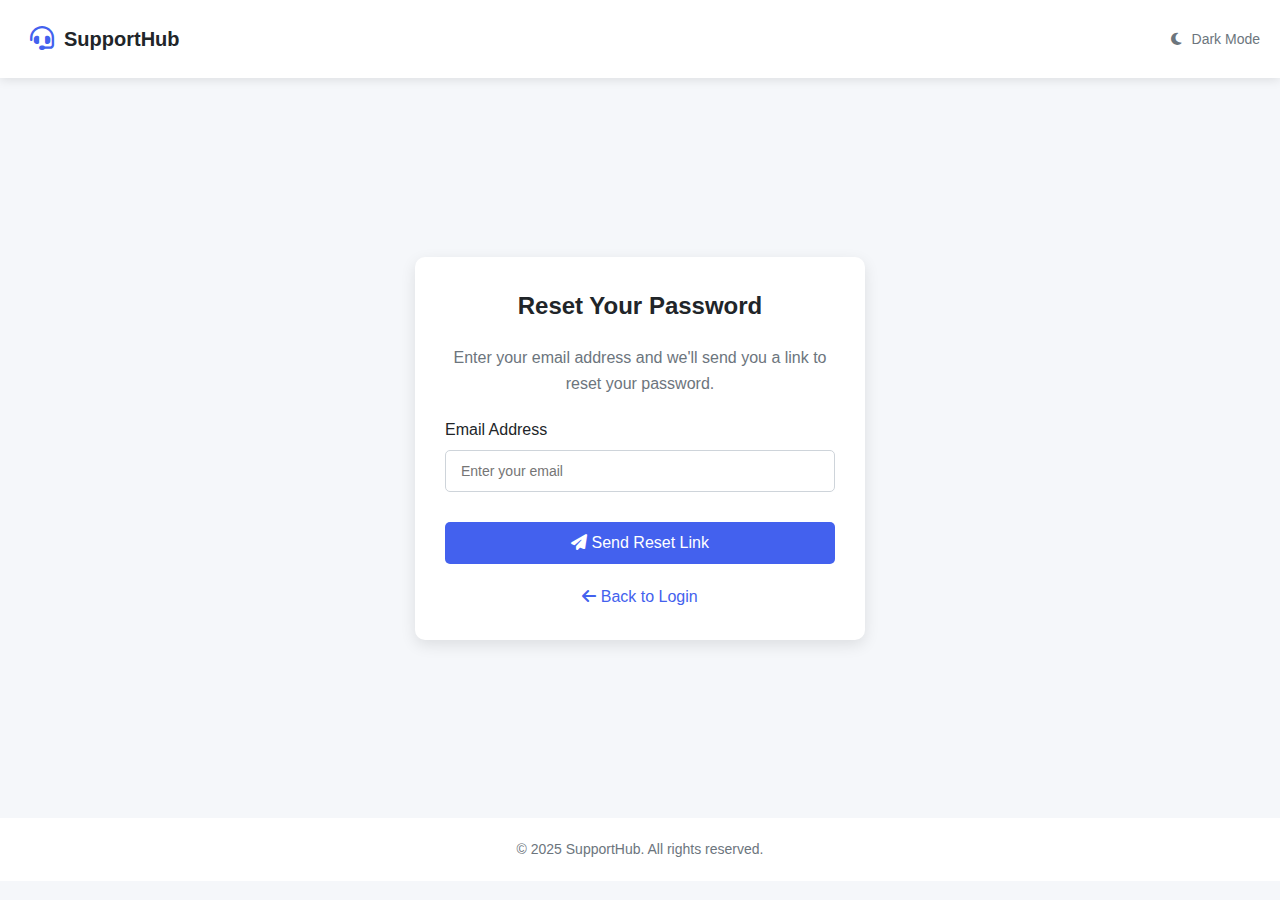
<file: Customer Portal/templates/forgot-password.html>
<!DOCTYPE html>
<html lang="en">

<head>
    <meta charset="UTF-8">
    <meta name="viewport" content="width=device-width, initial-scale=1.0">
    <title>Forgot Password | SupportHub</title>
    <link rel="stylesheet" href="https://cdnjs.cloudflare.com/ajax/libs/font-awesome/6.4.0/css/all.min.css">
    <style>
        /* Base Styles */
        :root {
            --primary: #4361ee;
            --primary-dark: #3a56d4;
            --light: #f8f9fa;
            --dark: #212529;
            --white: #ffffff;
            --gray: #6c757d;
            --gray-dark: #343a40;
        }

        * {
            margin: 0;
            padding: 0;
            box-sizing: border-box;
        }

        body {
            font-family: 'Segoe UI', Tahoma, Geneva, Verdana, sans-serif;
            line-height: 1.6;
            background-color: #f5f7fa;
            color: var(--dark);
            transition: all 0.3s ease;
        }

        .container {
            max-width: 1200px;
            margin: 0 auto;
            padding: 0 20px;
        }

        /* Header Styles */
        .auth-header {
            padding: 20px 0;
            box-shadow: 0 2px 10px rgba(0, 0, 0, 0.1);
            background-color: var(--white);
            transition: all 0.3s ease;
        }

        .header-content {
            display: flex;
            justify-content: space-between;
            align-items: center;
            padding: 0 15px;
        }

        .logo {
            display: flex;
            align-items: center;
            text-decoration: none;
            color: var(--dark);
            margin-left: 15px; /* Moved logo text to the right */
        }

        .logo-icon {
            font-size: 24px;
            margin-right: 10px;
            color: var(--primary);
        }

        .logo-text {
            font-size: 20px;
            font-weight: 700;
        }

        /* Theme Toggle */
        .theme-toggle {
            background: none;
            border: none;
            cursor: pointer;
            display: flex;
            align-items: center;
            gap: 5px;
            font-size: 14px;
            color: var(--gray);
            transition: all 0.3s ease;
            padding: 5px 10px;
            margin-right: -5px; /* Moved toggle text to the left */
        }

        .theme-toggle:hover {
            color: var(--dark);
        }

        .theme-icon {
            margin-right: 5px;
        }

        /* Auth Container */
        .auth-container {
            display: flex;
            justify-content: center;
            align-items: center;
            min-height: calc(100vh - 160px);
            padding: 40px 0;
        }

        .auth-card {
            background-color: var(--white);
            border-radius: 10px;
            box-shadow: 0 5px 15px rgba(0, 0, 0, 0.1);
            padding: 30px;
            width: 100%;
            max-width: 450px;
            transition: all 0.3s ease;
        }

        .auth-title {
            font-size: 24px;
            margin-bottom: 20px;
            text-align: center;
        }

        /* Form Styles */
        .form-group {
            margin-bottom: 20px;
        }

        .form-label {
            display: block;
            margin-bottom: 8px;
            font-weight: 500;
            color: var(--dark);
        }

        .form-control {
            width: 100%;
            padding: 12px 15px;
            border: 1px solid #ced4da;
            border-radius: 5px;
            font-size: 14px;
            transition: all 0.3s ease;
        }

        .form-control:focus {
            border-color: var(--primary);
            outline: none;
            box-shadow: 0 0 0 3px rgba(67, 97, 238, 0.2);
        }

        /* Auth Button */
        .auth-btn {
            width: 100%;
            padding: 12px;
            background-color: var(--primary);
            color: var(--white);
            border: none;
            border-radius: 5px;
            font-size: 16px;
            font-weight: 500;
            cursor: pointer;
            transition: all 0.3s ease;
            margin-top: 10px;
        }

        .auth-btn:hover {
            background-color: var(--primary-dark);
        }

        /* Additional Styles */
        .instructions {
            margin-bottom: 20px;
            color: var(--gray);
            text-align: center;
        }

        .back-to-login {
            text-align: center;
            margin-top: 20px;
        }

        .back-to-login a {
            color: var(--primary);
            text-decoration: none;
        }

        .back-to-login a:hover {
            text-decoration: underline;
        }

        /* Page Footer */
        .auth-page-footer {
            text-align: center;
            padding: 20px 0;
            color: var(--gray);
            font-size: 14px;
            background-color: var(--white);
            transition: all 0.3s ease;
        }

        /* Success Message */
        .success-message {
            display: none;
            background-color: #d4edda;
            color: #155724;
            padding: 15px;
            border-radius: 5px;
            margin-bottom: 20px;
            text-align: center;
        }

        /* Dark Mode Styles */
        .dark-mode {
            background-color: #121212;
            color: #e0e0e0;
        }

        .dark-mode .auth-header,
        .dark-mode .auth-card,
        .dark-mode .auth-page-footer {
            background-color: #1e1e1e;
            color: #e0e0e0;
        }

        .dark-mode .auth-header {
            box-shadow: 0 2px 10px rgba(0, 0, 0, 0.3);
        }

        .dark-mode .auth-card {
            box-shadow: 0 5px 15px rgba(0, 0, 0, 0.3);
        }

        .dark-mode .logo,
        .dark-mode .auth-title,
        .dark-mode .form-label {
            color: #e0e0e0;
        }

        .dark-mode .form-control {
            background-color: #2d2d2d;
            border-color: #444;
            color: #e0e0e0;
        }

        .dark-mode .form-control:focus {
            border-color: var(--primary);
            box-shadow: 0 0 0 3px rgba(67, 97, 238, 0.3);
        }

        .dark-mode .instructions,
        .dark-mode .auth-page-footer {
            color: #aaa;
        }

        .dark-mode .theme-toggle {
            color: #aaa;
        }

        .dark-mode .theme-toggle:hover {
            color: #e0e0e0;
        }

        .dark-mode .success-message {
            background-color: #155724;
            color: #d4edda;
        }

        /* Loading spinner */
        .fa-spinner {
            margin-right: 8px;
            animation: spin 1s linear infinite;
        }

        @keyframes spin {
            0% { transform: rotate(0deg); }
            100% { transform: rotate(360deg); }
        }
    </style>
</head>

<body>
    <header class="auth-header">
        <div class="header-content">
            <a href="index.html" class="logo">
                <div class="logo-icon">
                    <i class="fas fa-headset"></i>
                </div>
                <div class="logo-text">SupportHub</div>
            </a>

            <button class="theme-toggle" id="theme-toggle">
                <i class="fas fa-moon theme-icon" id="theme-icon"></i>
                <span id="theme-text">Dark Mode</span>
            </button>
        </div>
    </header>

    <div class="container">
        <div class="auth-container">
            <div class="auth-card">
                <h1 class="auth-title">Reset Your Password</h1>
                
                <p class="instructions">Enter your email address and we'll send you a link to reset your password.</p>
                
                <div class="success-message" id="success-message">
                    <i class="fas fa-check-circle"></i> Password reset link has been sent to your email!
                </div>

                <form id="forgot-password-form">
                    <div class="form-group">
                        <label for="reset-email" class="form-label">Email Address</label>
                        <input type="email" id="reset-email" class="form-control" placeholder="Enter your email" required>
                    </div>

                    <button type="submit" class="auth-btn" id="reset-btn">
                        <i class="fas fa-paper-plane"></i> Send Reset Link
                    </button>
                </form>

                <div class="back-to-login">
                    <a href="login.html"><i class="fas fa-arrow-left"></i> Back to Login</a>
                </div>
            </div>
        </div>
    </div>

    <footer class="auth-page-footer">
        <div class="container">
            &copy; 2025 SupportHub. All rights reserved.
        </div>
    </footer>

    <script>
        // Theme Toggle Functionality
        const themeToggle = document.getElementById('theme-toggle');
        const themeIcon = document.getElementById('theme-icon');
        const themeText = document.getElementById('theme-text');
        const body = document.body;

        // Check for saved user preference or use system preference
        const savedTheme = localStorage.getItem('theme') || 
                          (window.matchMedia('(prefers-color-scheme: dark)').matches ? 'dark' : 'light');
        
        // Apply the saved theme
        if (savedTheme === 'dark') {
            body.classList.add('dark-mode');
            themeIcon.classList.remove('fa-moon');
            themeIcon.classList.add('fa-sun');
            themeText.textContent = ' Light Mode';
        } else {
            body.classList.remove('dark-mode');
            themeIcon.classList.remove('fa-sun');
            themeIcon.classList.add('fa-moon');
            themeText.textContent = ' Dark Mode';
        }

        // Toggle theme on button click
        themeToggle.addEventListener('click', () => {
            body.classList.toggle('dark-mode');
            
            if (body.classList.contains('dark-mode')) {
                themeIcon.classList.remove('fa-moon');
                themeIcon.classList.add('fa-sun');
                themeText.textContent = ' Light Mode';
                localStorage.setItem('theme', 'dark');
            } else {
                themeIcon.classList.remove('fa-sun');
                themeIcon.classList.add('fa-moon');
                themeText.textContent = ' Dark Mode';
                localStorage.setItem('theme', 'light');
            }
        });

        // Form submission
        document.getElementById('forgot-password-form').addEventListener('submit', function(e) {
            e.preventDefault();
            
            // Show loading state
            const resetBtn = document.getElementById('reset-btn');
            resetBtn.disabled = true;
            resetBtn.innerHTML = '<i class="fas fa-spinner fa-spin"></i> Sending...';
            
            // Simulate API call
            setTimeout(function() {
                // Show success message
                document.getElementById('success-message').style.display = 'block';
                resetBtn.disabled = false;
                resetBtn.innerHTML = '<i class="fas fa-paper-plane"></i> Send Reset Link';
                
                // Clear form
                document.getElementById('reset-email').value = '';
            }, 1500);
        });
    </script>
</body>
</html>
</file>
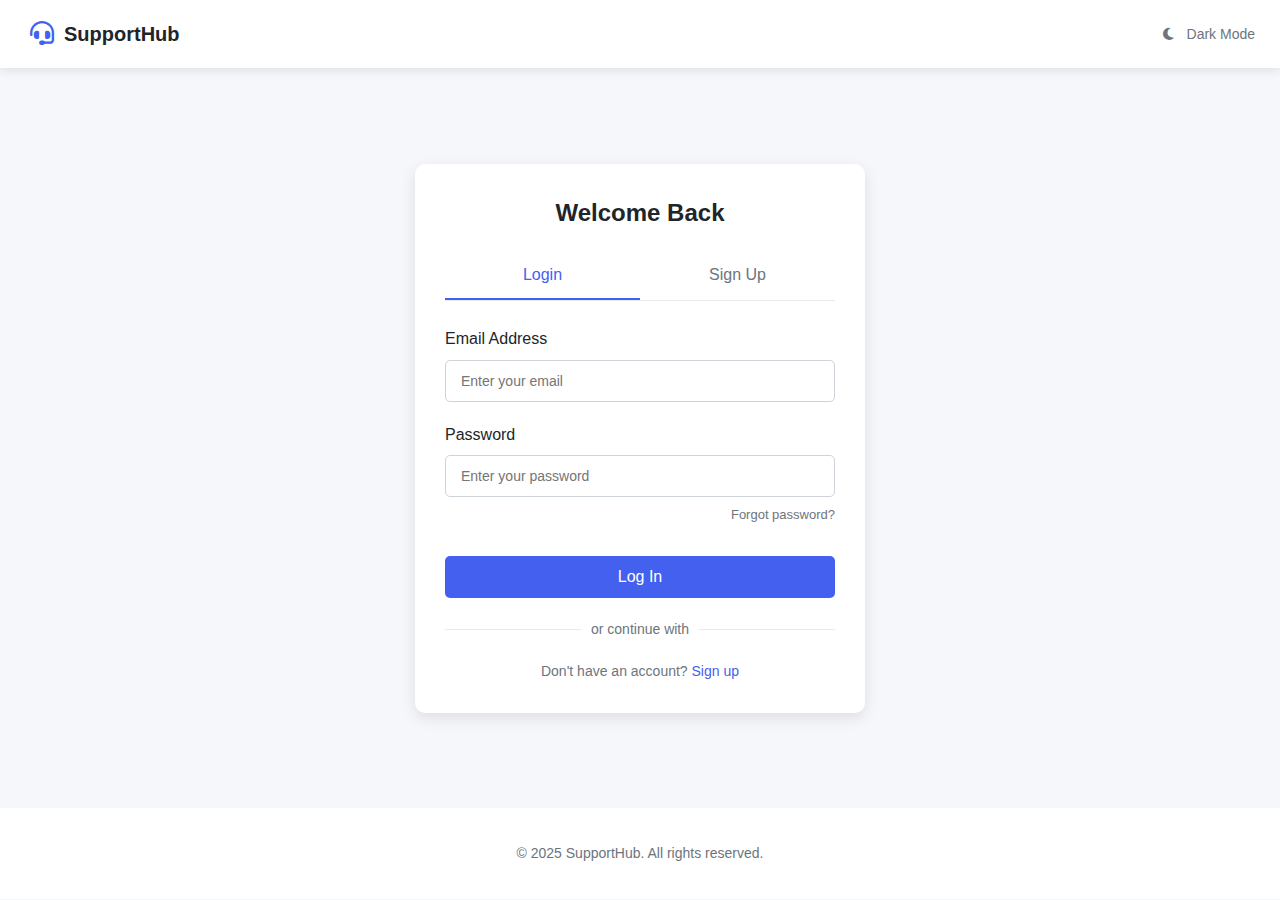
<file: Customer Portal/templates/login.html>
<!DOCTYPE html>
<html lang="en">

<head>
    <meta charset="UTF-8">
    <meta name="viewport" content="width=device-width, initial-scale=1.0">
    <title>Login | SupportHub</title>
    <link rel="stylesheet" href="https://cdnjs.cloudflare.com/ajax/libs/font-awesome/6.4.0/css/all.min.css">
    <link rel="stylesheet" href="/Customer Portal/static/css/login.css">
</head>

<body>
    <header class="auth-header">
        <div class="header-content">
            <a href="#" class="logo">
                <div class="logo-icon">
                    <i class="fas fa-headset"></i>
                </div>
                <div class="logo-text">SupportHub</div>
            </a>

            <button class="theme-toggle" id="theme-toggle">
                <i class="fas fa-moon theme-icon" id="theme-icon"></i>
                <span id="theme-text">Dark Mode</span>
            </button>
        </div>
    </header>

    <div class="container">
        <div class="auth-container">
            <div class="auth-card">
                <h1 class="auth-title">Welcome Back</h1>

                <div class="auth-tabs">
                    <div class="auth-tab active" id="login-tab">Login</div>
                    <div class="auth-tab" id="signup-tab">Sign Up</div>
                </div>

                <!-- Login Form -->
                <form id="login-form" style="display: block;">
                    <div class="form-group">
                        <label for="login-email" class="form-label">Email Address</label>
                        <input type="email" id="login-email" class="form-control" placeholder="Enter your email"
                            required>
                    </div>

                    <div class="form-group">
                        <label for="login-password" class="form-label">Password</label>
                        <input type="password" id="login-password" class="form-control"
                            placeholder="Enter your password" required>
                        <a href="forgot-password.html" class="forgot-password" id="forgot-password">Forgot password?</a>
                    </div>

                    <button type="submit" class="auth-btn" id="login-btn">
                        <div class="btn-content">
                            <span>Log In</span>
                        </div>
                    </button>

                    <div class="auth-divider">or continue with</div>

                    <div class="auth-footer">
                        Don't have an account? <a href="#" id="switch-to-signup">Sign up</a>
                    </div>
                </form>

                <!-- Signup Form -->
                <form id="signup-form" style="display: none;">
                    <div class="form-group">
                        <label for="signup-name" class="form-label">Full Name</label>
                        <input type="text" id="signup-name" class="form-control" placeholder="Enter your full name"
                            required>
                    </div>

                    <div class="form-group">
                        <label for="signup-email" class="form-label">Email Address</label>
                        <input type="email" id="signup-email" class="form-control" placeholder="Enter your email"
                            required>
                    </div>

                    <div class="form-group">
                        <label for="signup-password" class="form-label">Password</label>
                        <input type="password" id="signup-password" class="form-control" placeholder="Create a password"
                            required>
                    </div>

                    <div class="form-group">
                        <label for="signup-confirm-password" class="form-label">Confirm Password</label>
                        <input type="password" id="signup-confirm-password" class="form-control"
                            placeholder="Confirm your password" required>
                    </div>

                    <button type="submit" class="auth-btn" id="signup-btn">
                        <div class="btn-content">
                            <span>Create Account</span>
                        </div>
                    </button>

                    <div class="auth-divider">or sign up with</div>

                    <div class="auth-footer">
                        Already have an account? <a href="#" id="switch-to-login">Log in</a>
                    </div>
                </form>
            </div>
        </div>
    </div>

    <footer class="auth-page-footer">
        <div class="container">
            &copy; 2025 SupportHub. All rights reserved.
        </div>
    </footer>
    <script src="/Customer Portal/static/js/login.js"></script>
</body>
</html>
</file>
<file: Customer Portal/static/css/login.css>
:root {
    --primary: #4361ee;
    --primary-dark: #3a56d4;
    --secondary: #3f37c9;
    --success: #4cc9f0;
    --danger: #f72585;
    --warning: #f8961e;
    --info: #4895ef;
    --light: #f8f9fa;
    --dark: #212529;
    --white: #ffffff;
    --gray: #6c757d;
    --gray-dark: #343a40;
}

* {
    margin: 0;
    padding: 0;
    box-sizing: border-box;
}

body {
    font-family: 'Segoe UI', Tahoma, Geneva, Verdana, sans-serif;
    line-height: 1.6;
    background-color: #f5f7fa;
    color: var(--dark);
    transition: all 0.3s ease;
}

.container {
    max-width: 1200px;
    margin: 0 auto;
    padding: -60px 20px;
}

/* Header Styles */
.auth-header {
    padding: 15px 0;
    box-shadow: 0 2px 10px rgba(0, 0, 0, 0.1);
    background-color: var(--white);
    transition: all 0.3s ease;
}

.header-content {
    display: flex;
    justify-content: space-between;
    align-items: center;
    padding: 0 15px;
}

.logo {
    display: flex;
    align-items: center;
    text-decoration: none;
    color: var(--dark);
    margin-left: 15px; /* Moved logo text to the right */
}

.logo-icon {
    font-size: 24px;
    margin-right: 10px;
    color: var(--primary);
}

.logo-text {
    font-size: 20px;
    font-weight: 700;
}

/* Theme Toggle */
.theme-toggle {
    background: none;
    border: none;
    cursor: pointer;
    display: flex;
    align-items: center;
    gap: 8px;
    font-size: 14px;
    color: var(--gray);
    transition: all 0.3s ease;
    padding: 5px 20px;
    margin-right: -10px; /* Moved toggle text to the left */
}

.theme-toggle:hover {
    color: var(--dark);
}

.theme-icon {
    margin-right: 5px;
}

/* Auth Container */
.auth-container {
    display: flex;
    justify-content: center;
    align-items: center;
    min-height: calc(100vh - 160px);
    padding: 40px 0;
}

.auth-card {
    background-color: var(--white);
    border-radius: 10px;
    box-shadow: 0 5px 15px rgba(0, 0, 0, 0.1);
    padding: 30px;
    width: 100%;
    max-width: 450px;
    transition: all 0.3s ease;
}

.auth-title {
    font-size: 24px;
    margin-bottom: 20px;
    text-align: center;
}

/* Auth Tabs */
.auth-tabs {
    display: flex;
    margin-bottom: 25px;
    border-bottom: 1px solid #e9ecef;
}

.auth-tab {
    padding: 10px 20px;
    cursor: pointer;
    font-weight: 500;
    color: var(--gray);
    transition: all 0.3s ease;
    text-align: center;
    flex: 1;
}

.auth-tab.active {
    color: var(--primary);
    border-bottom: 2px solid var(--primary);
}

/* Form Styles */
.form-group {
    margin-bottom: 20px;
}

.form-label {
    display: block;
    margin-bottom: 8px;
    font-weight: 500;
    color: var(--dark);
}

.form-control {
    width: 100%;
    padding: 12px 15px;
    border: 1px solid #ced4da;
    border-radius: 5px;
    font-size: 14px;
    transition: all 0.3s ease;
}

.form-control:focus {
    border-color: var(--primary);
    outline: none;
    box-shadow: 0 0 0 3px rgba(67, 97, 238, 0.2);
}

.forgot-password {
    display: block;
    text-align: right;
    margin-top: 8px;
    font-size: 13px;
    color: var(--gray);
    text-decoration: none;
}

.forgot-password:hover {
    color: var(--primary);
}

/* Auth Button */
.auth-btn {
    width: 100%;
    padding: 12px;
    background-color: var(--primary);
    color: var(--white);
    border: none;
    border-radius: 5px;
    font-size: 16px;
    font-weight: 500;
    cursor: pointer;
    transition: all 0.3s ease;
    margin-top: 10px;
}

.auth-btn:hover {
    background-color: var(--primary-dark);
}

/* Divider */
.auth-divider {
    display: flex;
    align-items: center;
    margin: 20px 0;
    color: var(--gray);
    font-size: 14px;
}

.auth-divider::before,
.auth-divider::after {
    content: "";
    flex: 1;
    border-bottom: 1px solid #e9ecef;
}

.auth-divider::before {
    margin-right: 10px;
}

.auth-divider::after {
    margin-left: 10px;
}


.social-btn:hover {
    background-color: #f8f9fa;
    transform: translateY(-2px);
}

/* Auth Footer */
.auth-footer {
    text-align: center;
    font-size: 14px;
    color: var(--gray);
}

.auth-footer a {
    color: var(--primary);
    text-decoration: none;
    font-weight: 500;
}

.auth-footer a:hover {
    text-decoration: underline;
}

/* Page Footer */
.auth-page-footer {
    text-align: center;
    padding: 34px 0;
    color: var(--gray);
    font-size: 14px;
    background-color: var(--white);
    transition: all 0.3s ease;
}

/* Dark Mode Styles */
.dark-mode {
    background-color: #121212;
    color: #e0e0e0;
}

.dark-mode .auth-header,
.dark-mode .auth-card,
.dark-mode .auth-page-footer {
    background-color: #1e1e1e;
    color: #e0e0e0;
}

.dark-mode .auth-header {
    box-shadow: 0 2px 10px rgba(0, 0, 0, 0.3);
}

.dark-mode .auth-card {
    box-shadow: 0 5px 15px rgba(0, 0, 0, 0.3);
}

.dark-mode .logo,
.dark-mode .auth-title,
.dark-mode .form-label {
    color: #e0e0e0;
}

.dark-mode .form-control {
    background-color: #2d2d2d;
    border-color: #444;
    color: #e0e0e0;
}

.dark-mode .form-control:focus {
    border-color: var(--primary);
    box-shadow: 0 0 0 3px rgba(67, 97, 238, 0.3);
}
 /* Add these styles to your existing CSS */
 .status-message {
    position: fixed;
    top: 20px;
    left: 50%;
    transform: translateX(-50%);
    padding: 15px 30px;
    background-color: #4CAF50;
    color: white;
    border-radius: 5px;
    box-shadow: 0 4px 8px rgba(0,0,0,0.1);
    z-index: 1000;
    display: none;
    animation: fadeIn 0.3s ease-out;
}

@keyframes fadeIn {
    from { opacity: 0; top: 0; }
    to { opacity: 1; top: 20px; }
}

.loading {
    display: inline-block;
    width: 20px;
    height: 20px;
    border: 3px solid rgba(255,255,255,0.3);
    border-radius: 50%;
    border-top-color: white;
    animation: spin 1s ease-in-out infinite;
    margin-right: 10px;
}

@keyframes spin {
    to { transform: rotate(360deg); }
}

.dark-mode .auth-tabs {
    border-bottom-color: #444;
}

.dark-mode .auth-tab {
    color: #aaa;
}

.dark-mode .auth-tab.active {
    color: var(--primary);
}

.dark-mode .forgot-password,
.dark-mode .auth-divider,
.dark-mode .auth-footer {
    color: #aaa;
}

.dark-mode .social-btn {
    border-color: #444;
    background-color: #2d2d2d;
}

.dark-mode .social-btn:hover {
    background-color: #333;
}

.dark-mode .theme-toggle {
    color: #aaa;
}

.dark-mode .theme-toggle:hover {
    color: #e0e0e0;
}

.btn-content {
    display: flex;
    align-items: center;
    justify-content: center;
}
</file>
